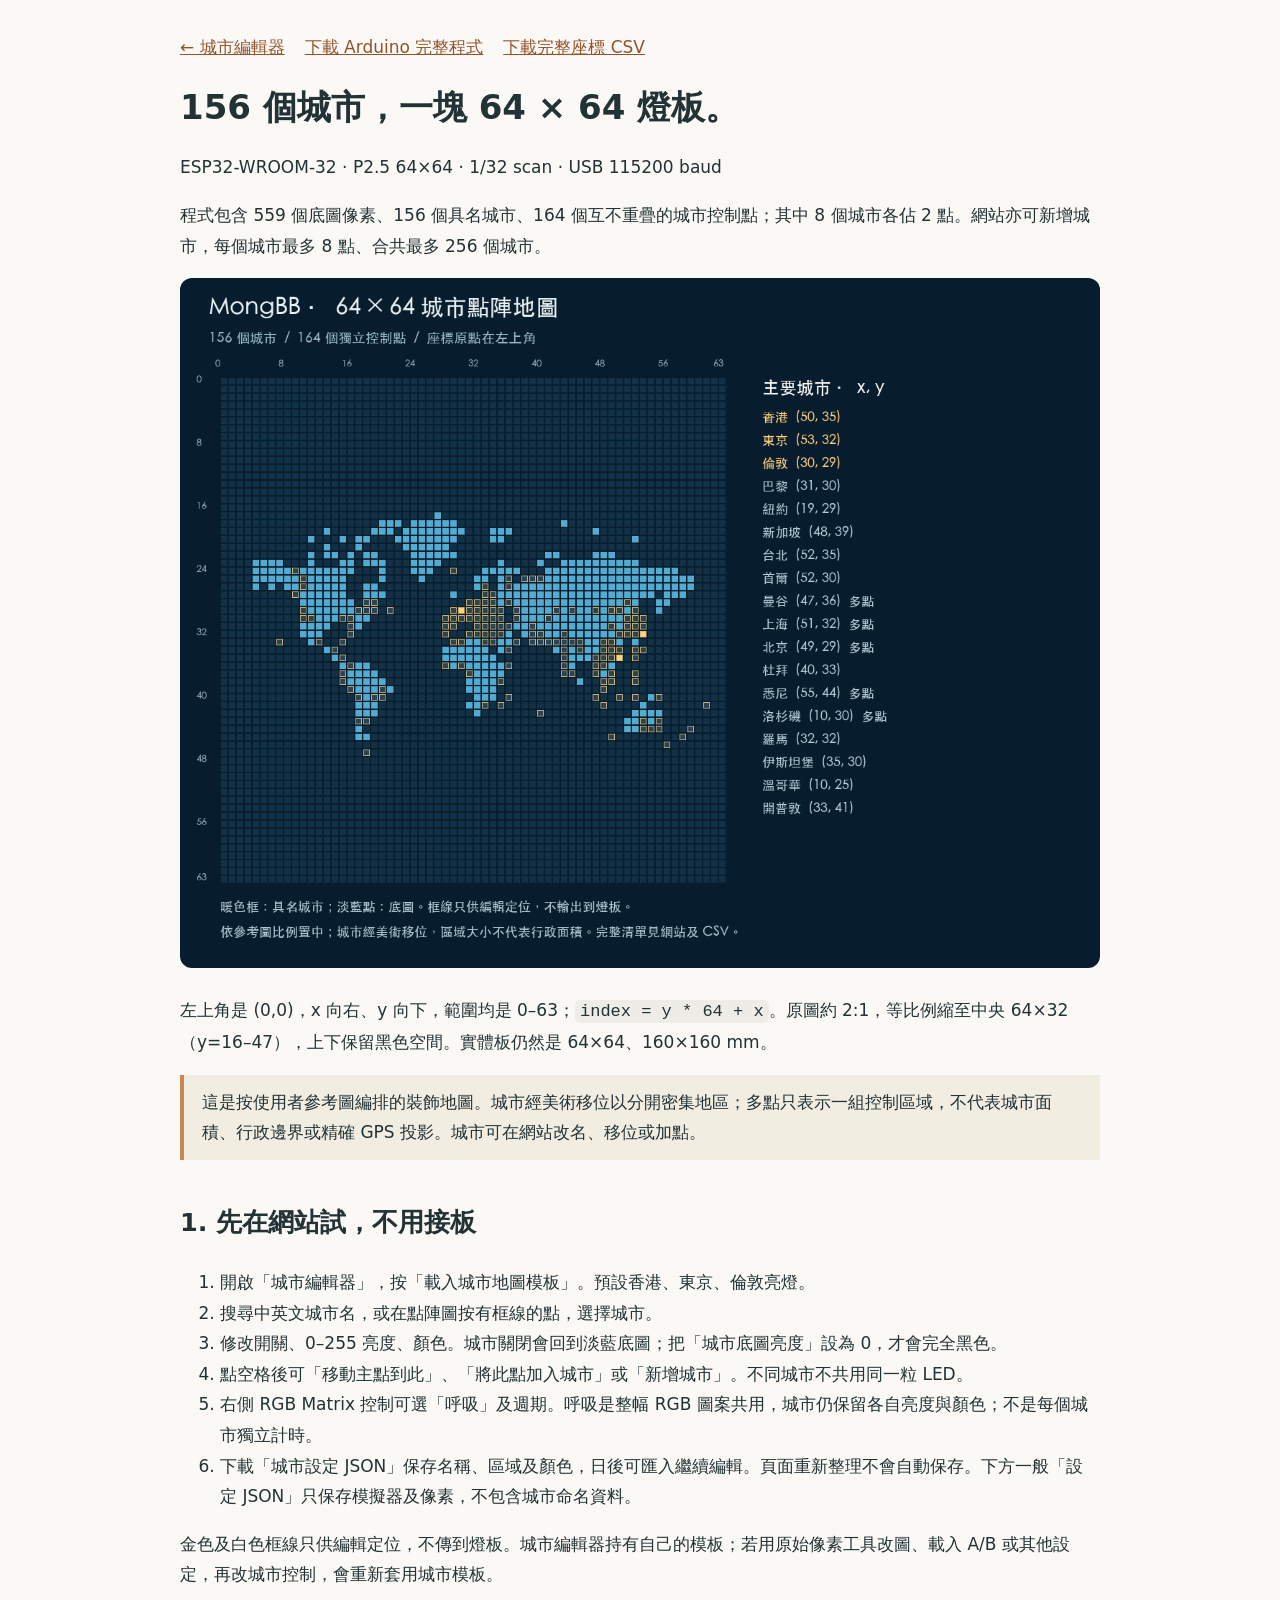
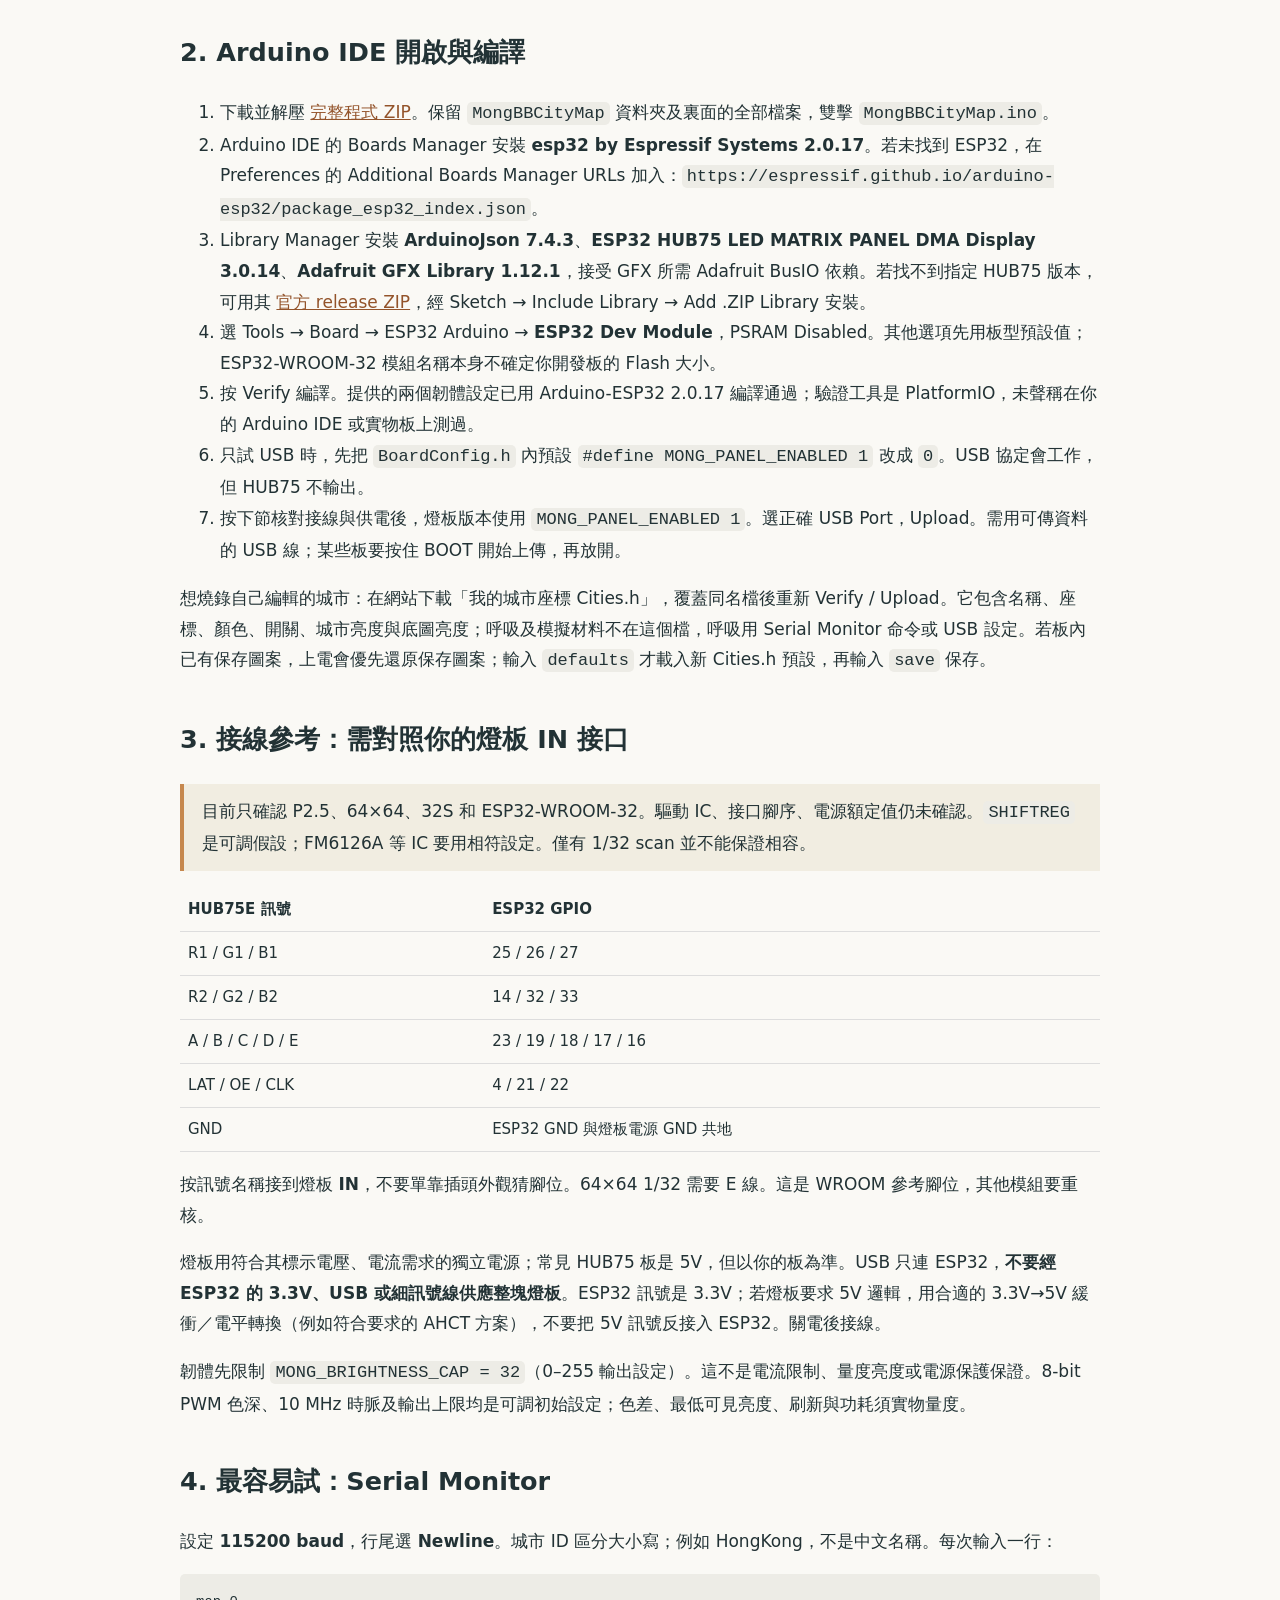
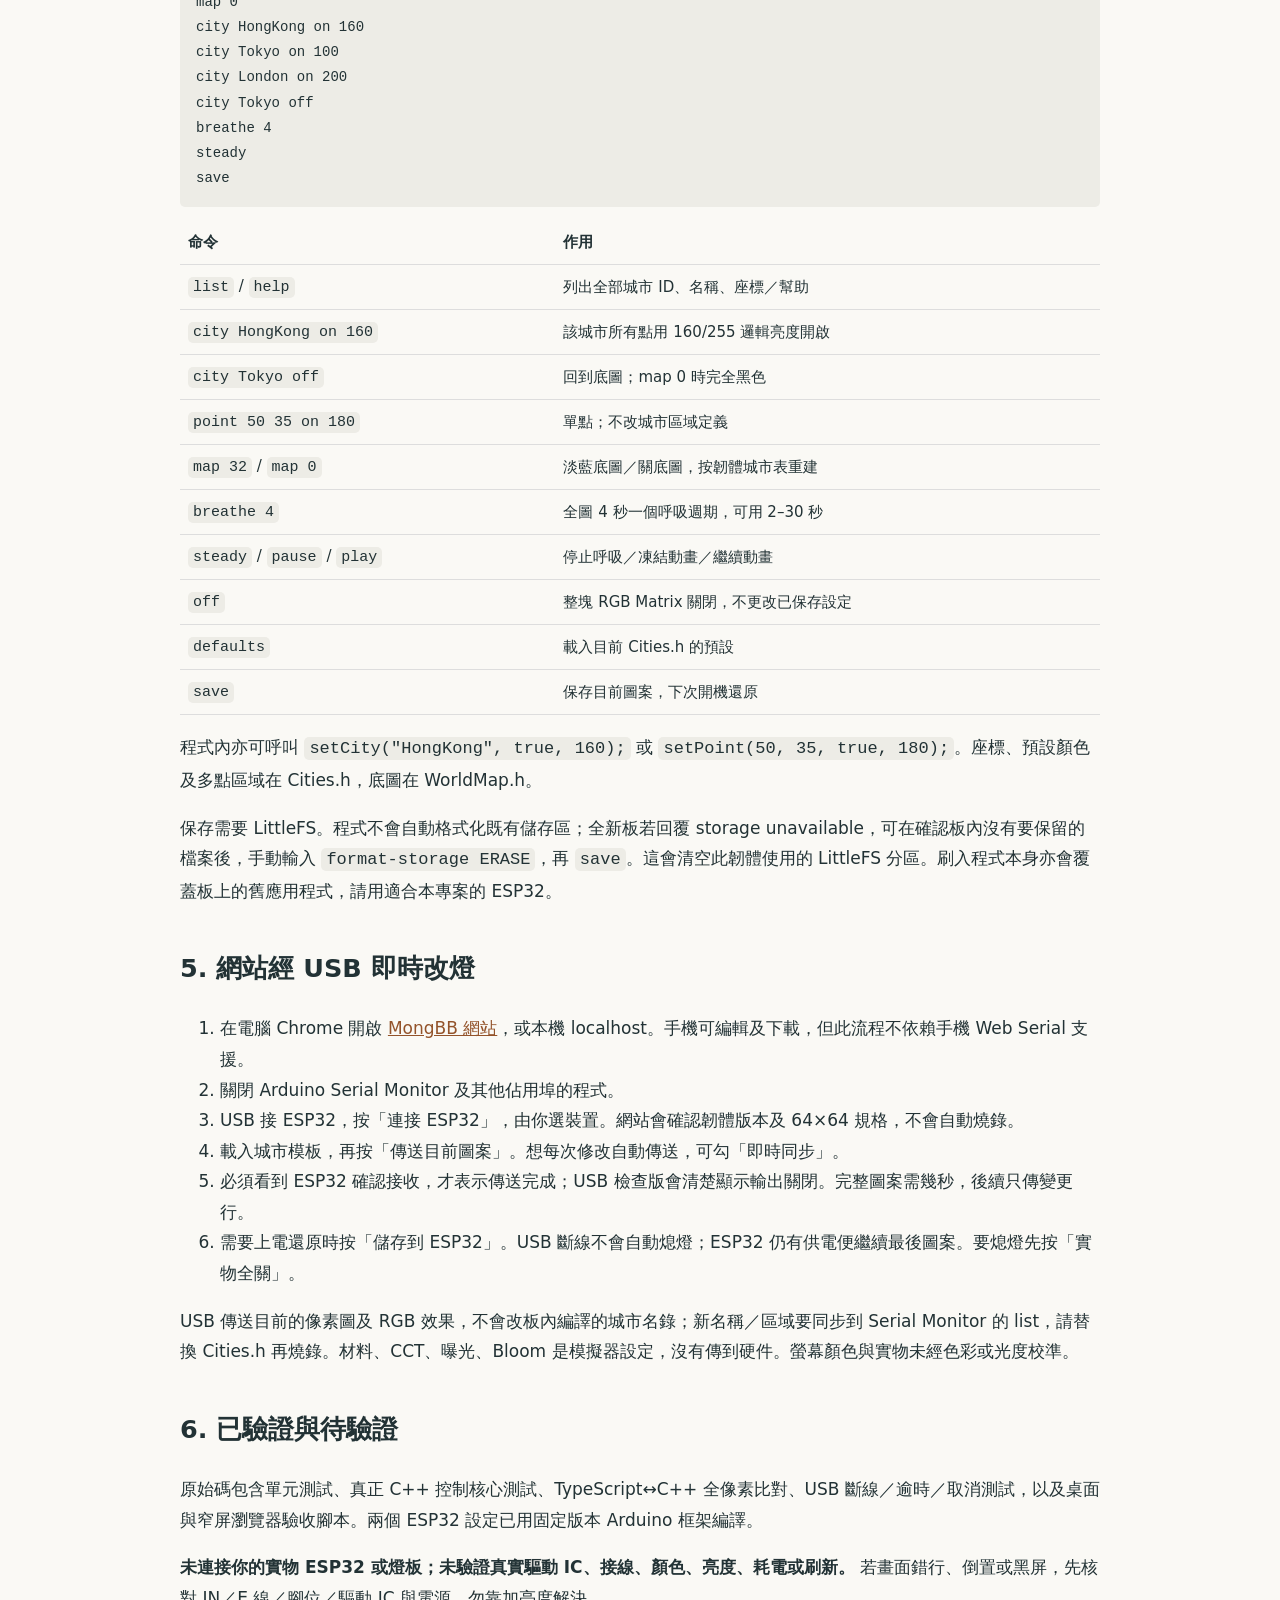
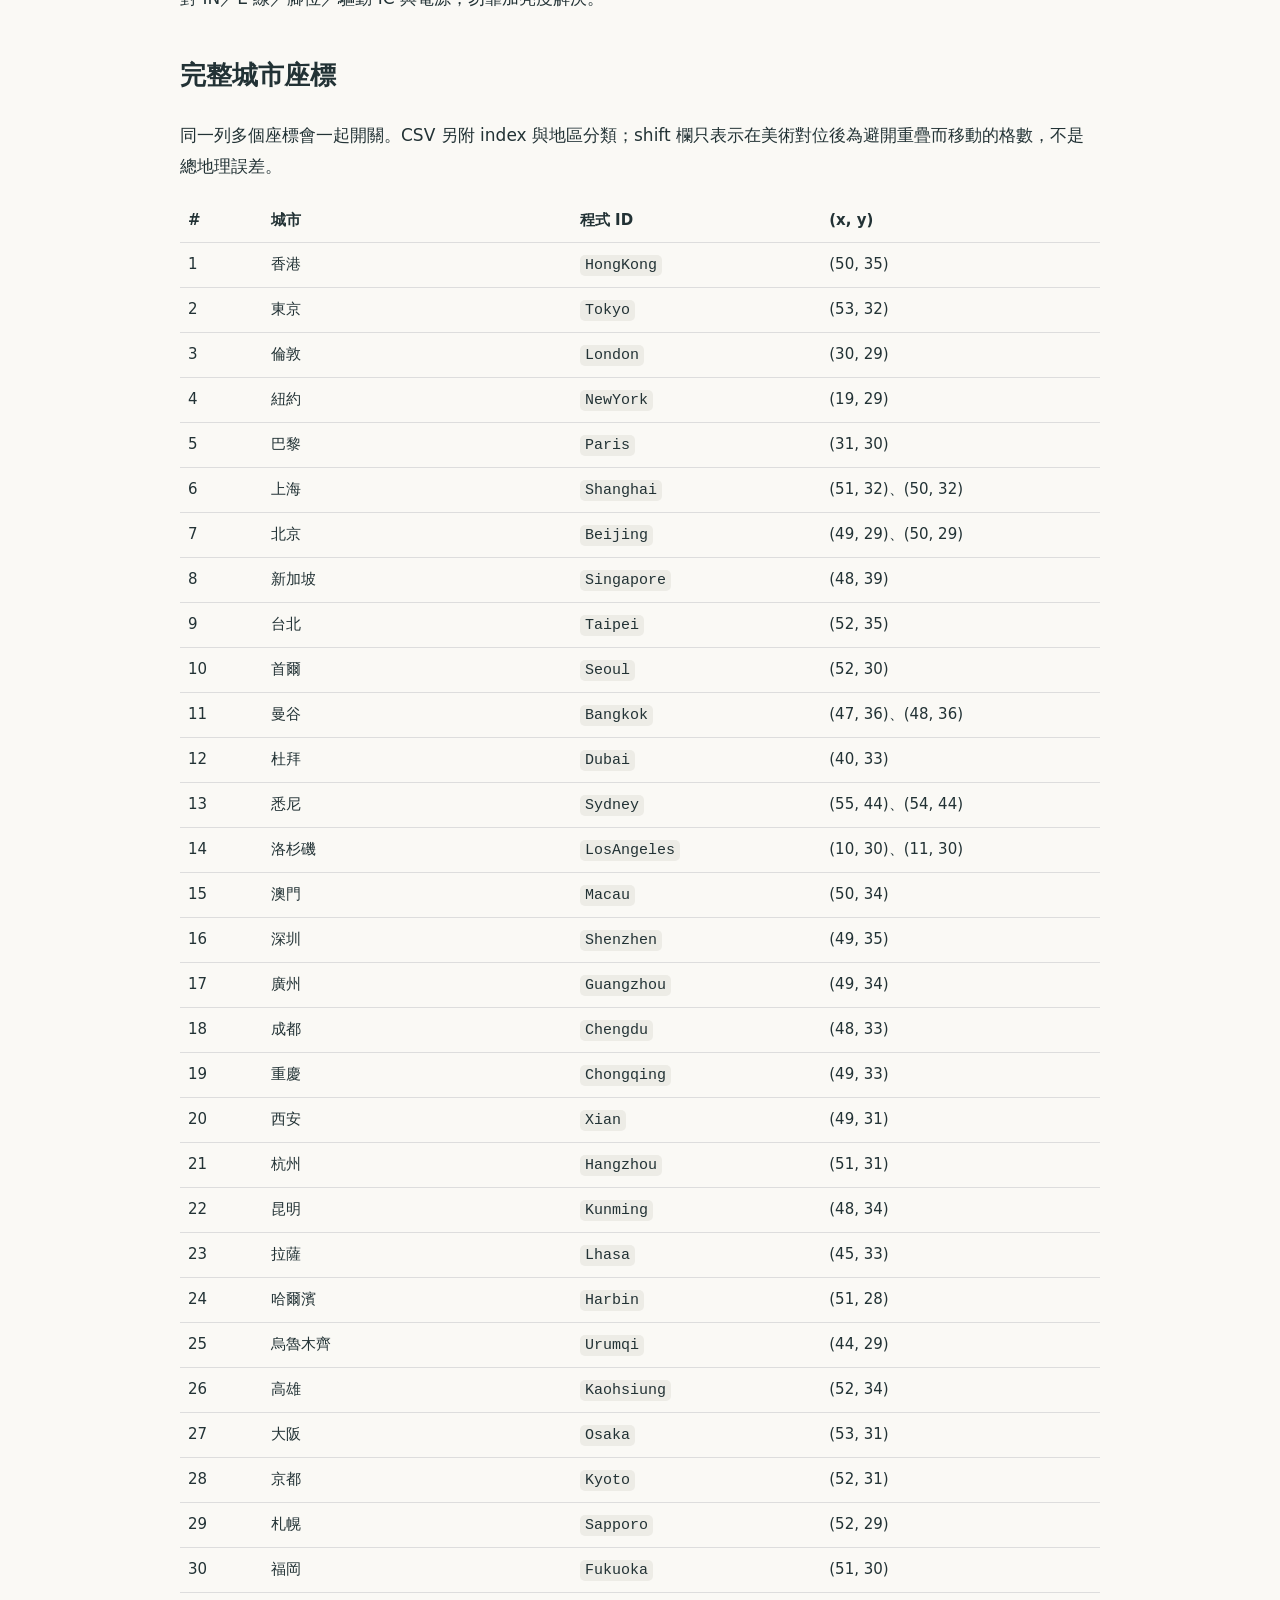
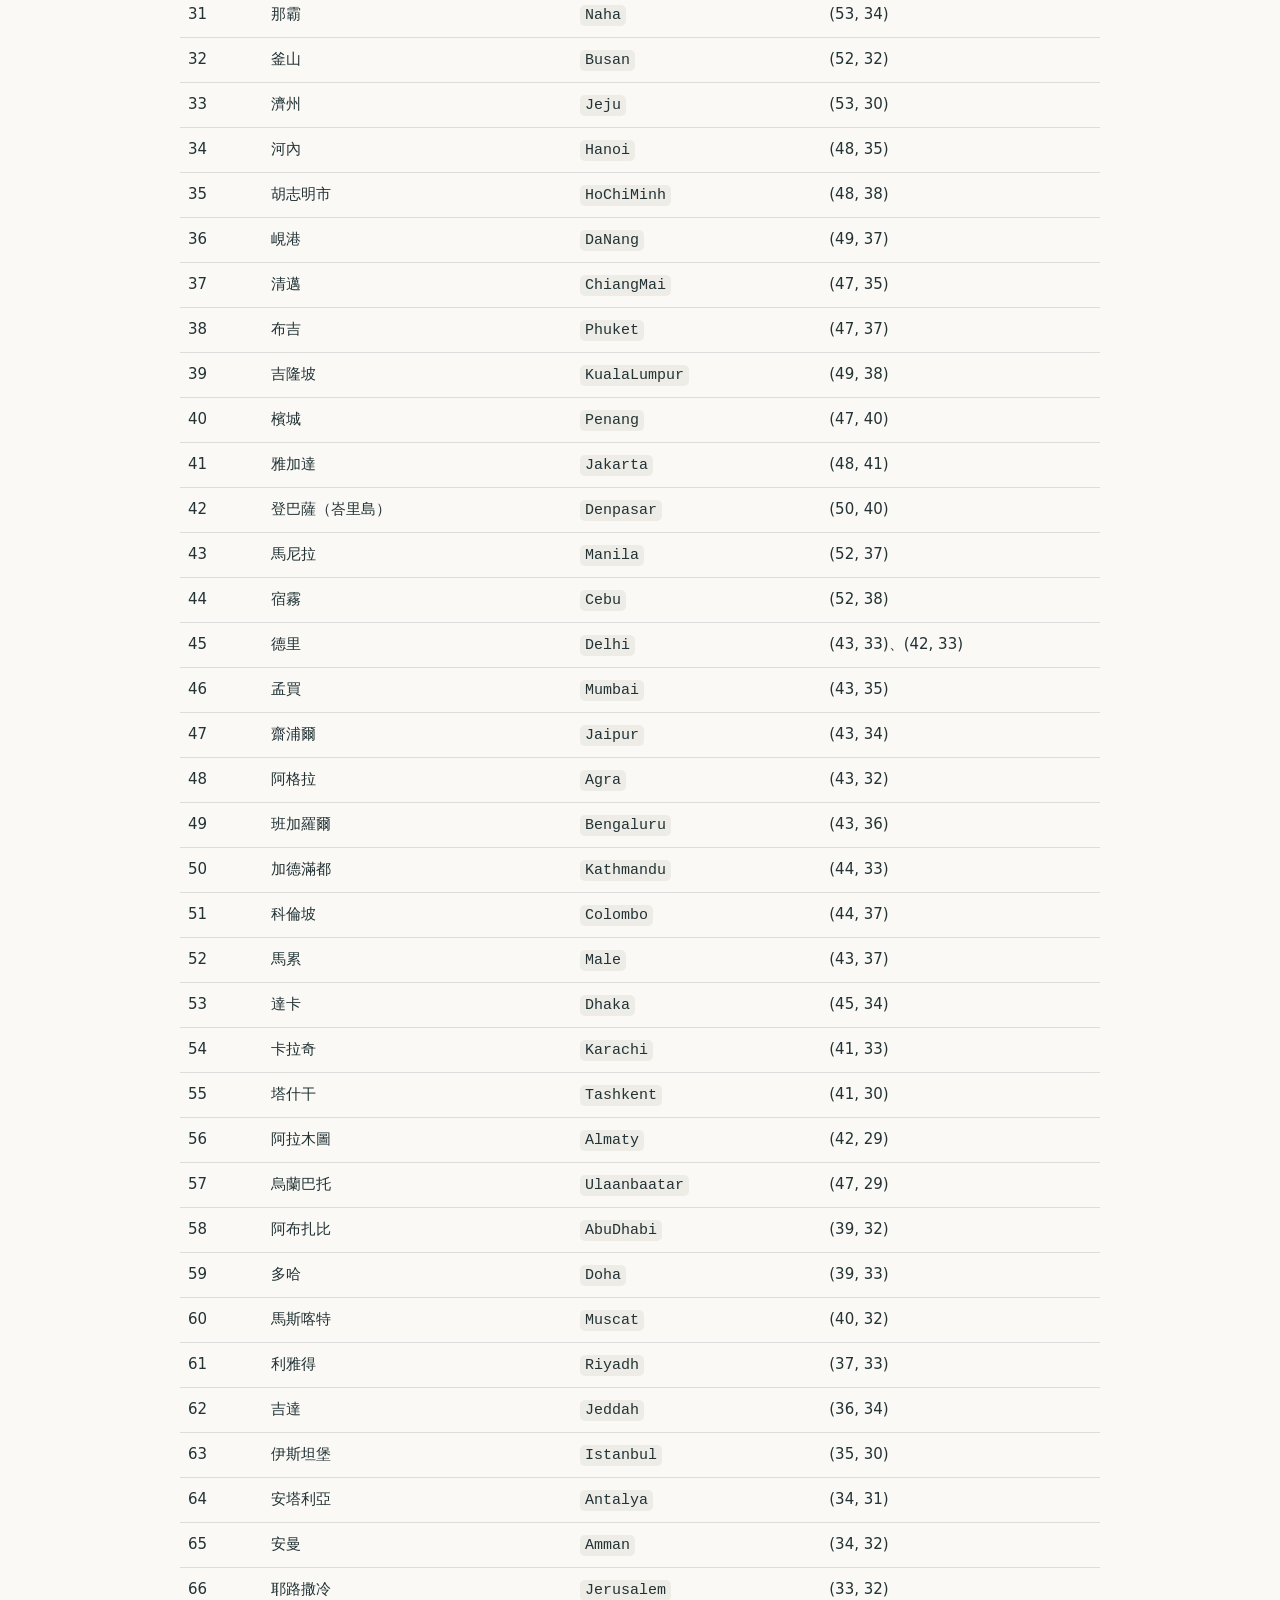
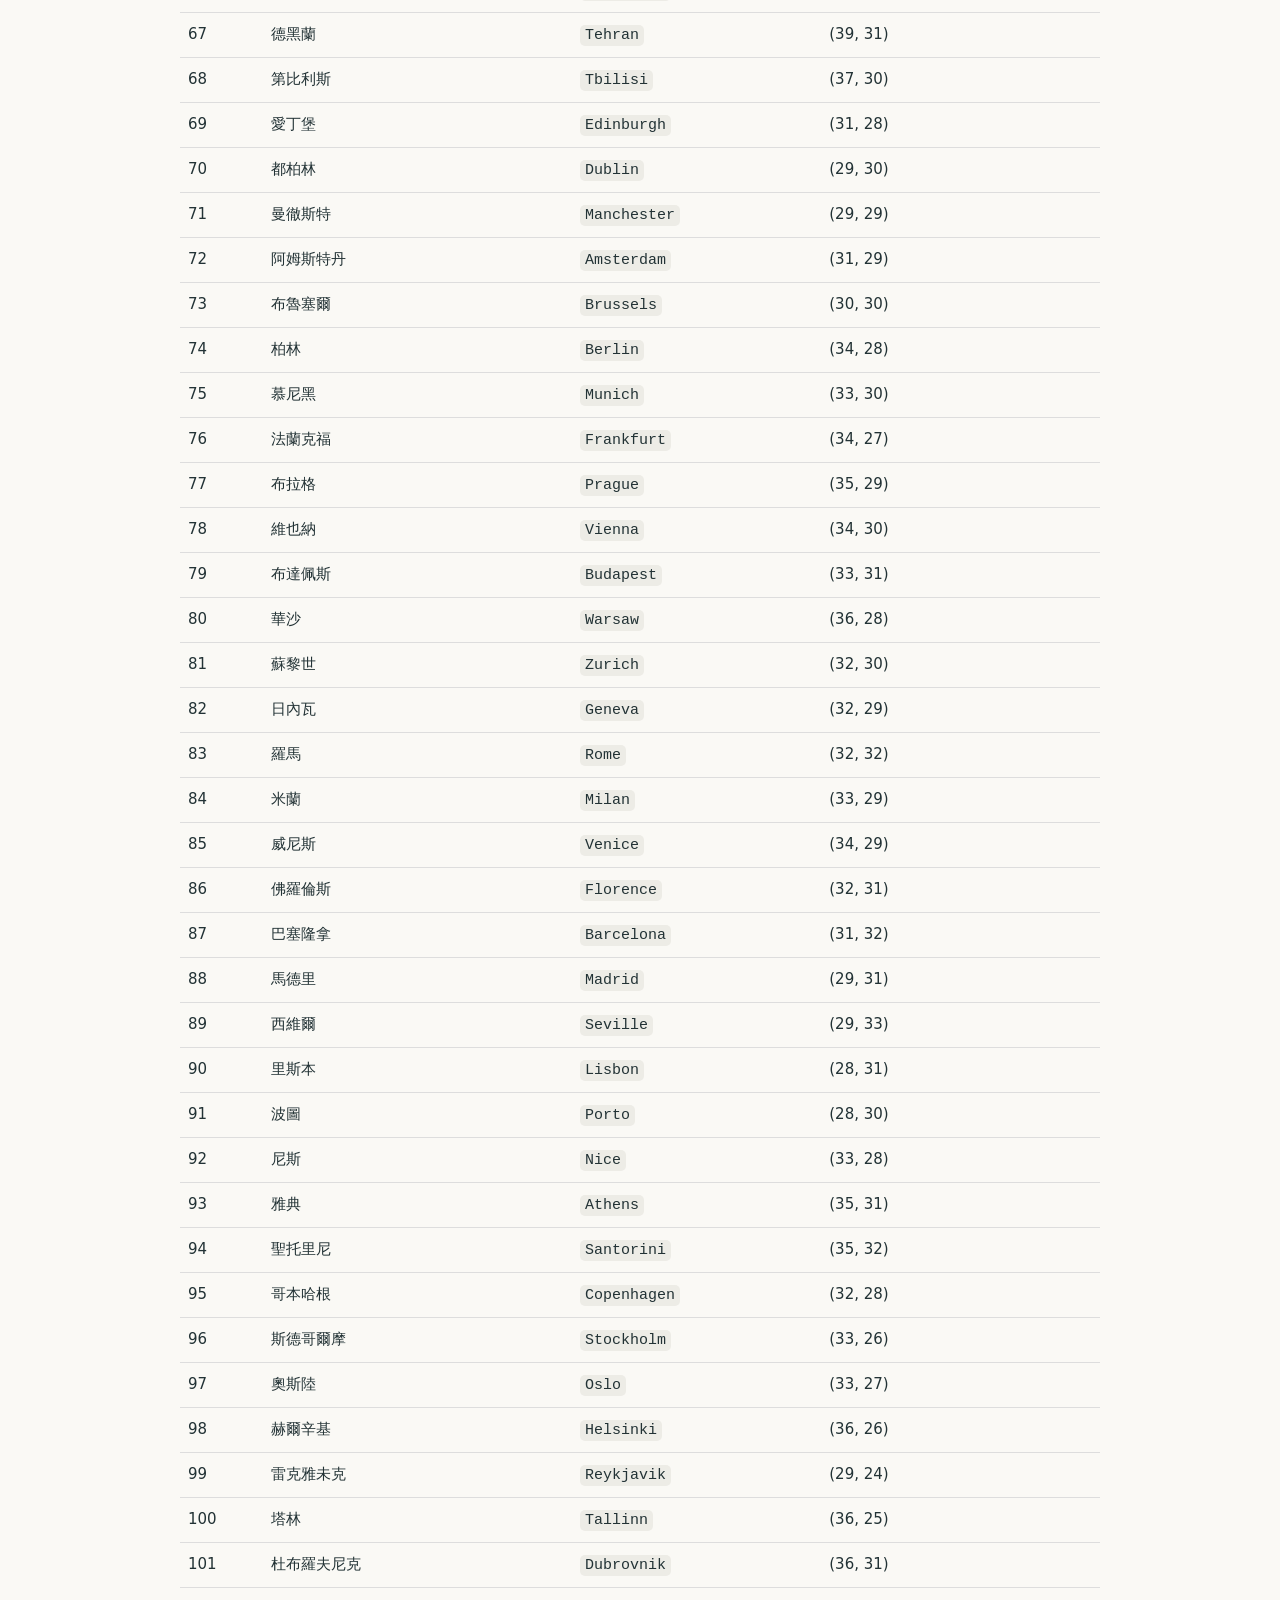
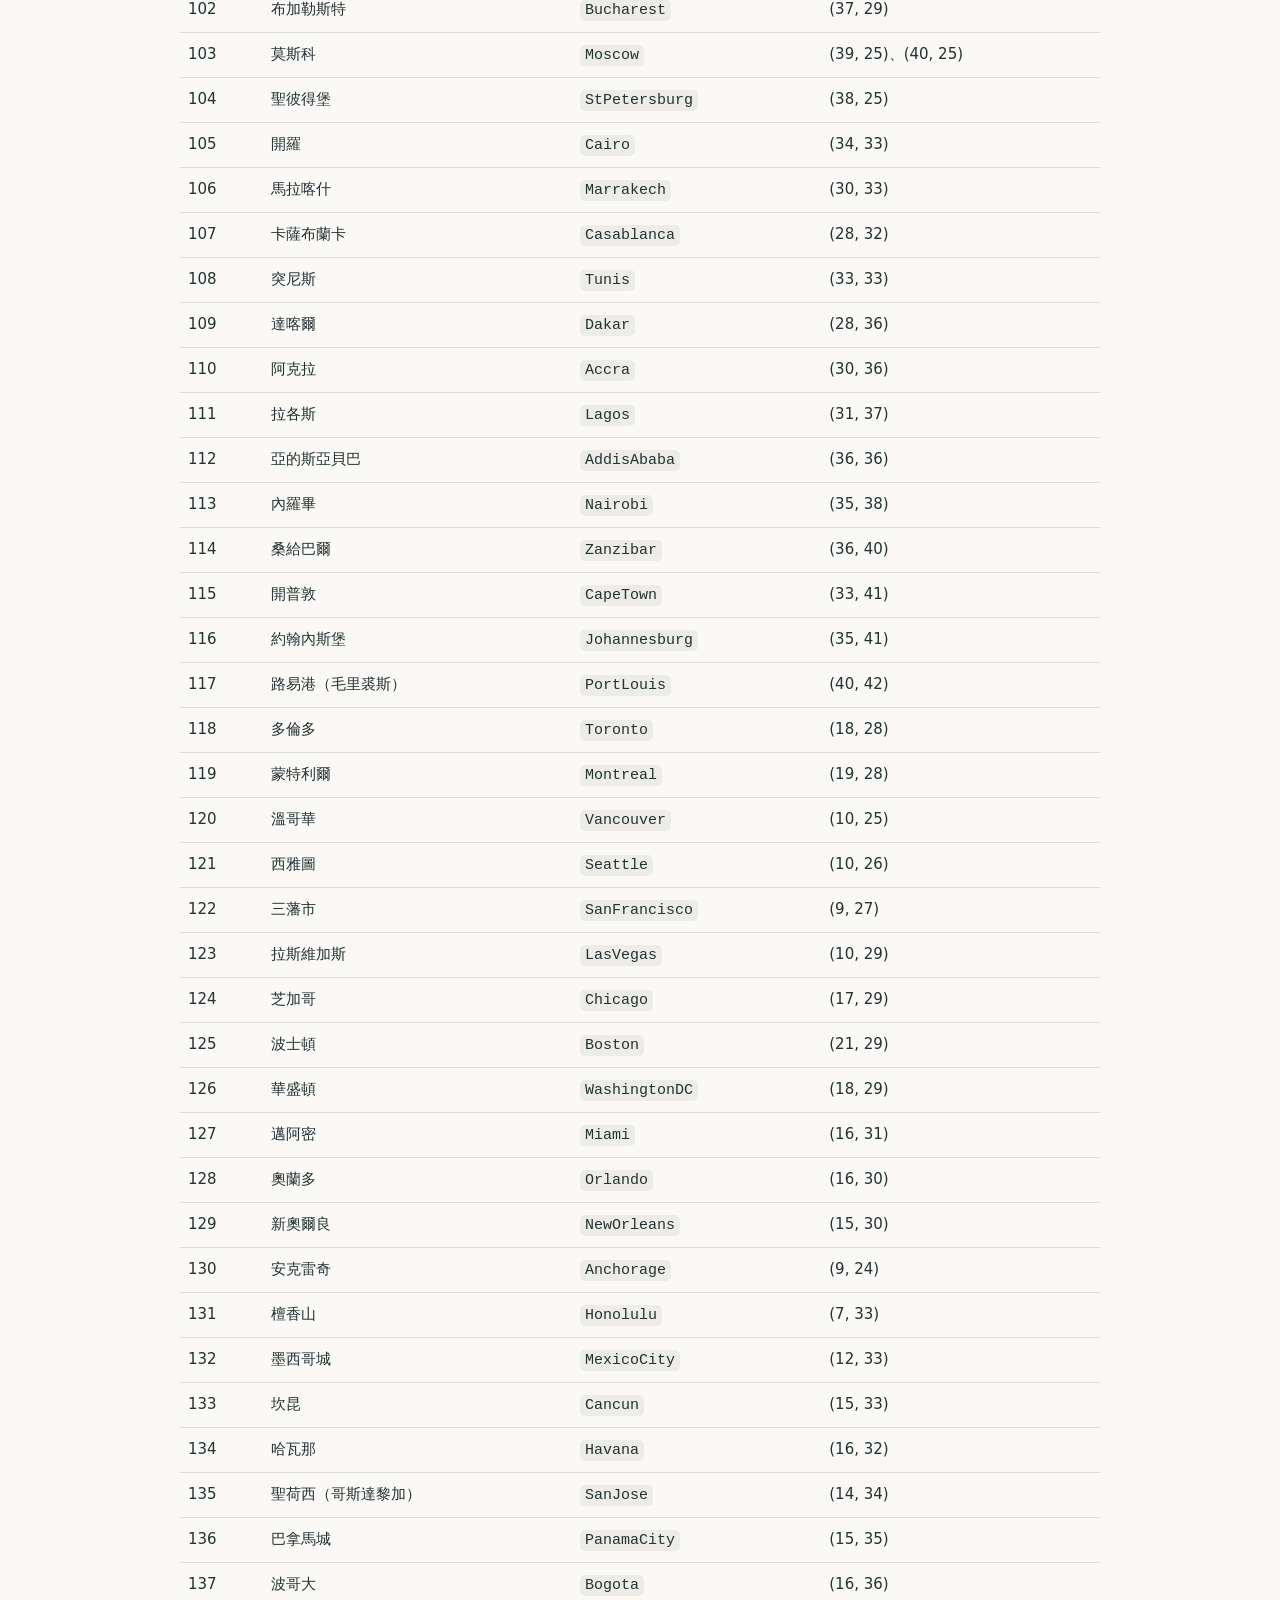
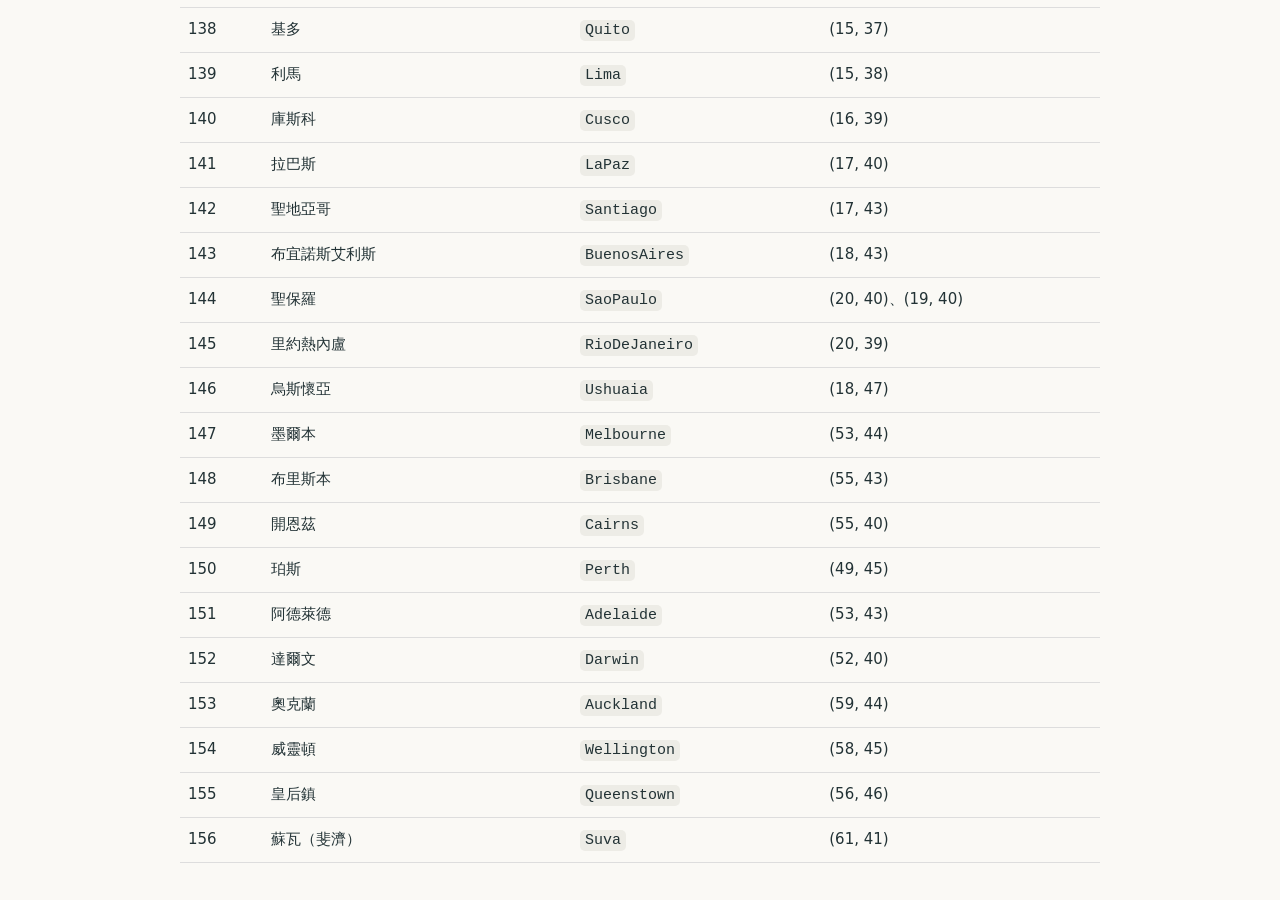
<file: downloads/arduino-guide.html>
<!doctype html><html lang="zh-Hant"><meta charset="utf-8"><meta name="viewport" content="width=device-width,initial-scale=1"><title>MongBB 城市燈圖 · Arduino / USB 啟動說明</title>
<style>body{max-width:920px;margin:auto;padding:32px 20px;font:17px/1.8 system-ui,sans-serif;background:#faf9f5;color:#223235}h1{font-size:34px;line-height:1.3}h2{margin-top:40px}a{color:#93532a}pre,code{background:#edece6;border-radius:5px;overflow:auto}pre{padding:16px;font-size:14px}code{padding:2px 5px}table{border-collapse:collapse;width:100%;font-size:15px}td,th{padding:8px;text-align:left;border-bottom:1px solid #ddd}img{width:100%;border-radius:12px}.note{border-left:4px solid #c6884e;padding:12px 18px;background:#f1ede1}.scroll{overflow:auto}nav{display:flex;gap:20px;flex-wrap:wrap}.small{font-size:14px;color:#566}</style>
<nav><a href="https://hinhjnn.github.io/mongbb-lightbox/#city-map">← 城市編輯器</a><a href="https://hinhjnn.github.io/mongbb-lightbox/downloads/MongBB-CityMap-Arduino.zip" download>下載 Arduino 完整程式</a><a href="city-coordinates.csv" download>下載完整座標 CSV</a></nav>
<h1>156 個城市，一塊 64 × 64 燈板。</h1><p>ESP32-WROOM-32 · P2.5 64×64 · 1/32 scan · USB 115200 baud</p>
<p>程式包含 559 個底圖像素、156 個具名城市、164 個互不重疊的城市控制點；其中 8 個城市各佔 2 點。網站亦可新增城市，每個城市最多 8 點、合共最多 256 個城市。</p>
<img src="city-map-preview.png" alt="64×64 城市地圖與主要城市座標預覽">
<p>左上角是 (0,0)，x 向右、y 向下，範圍均是 0–63；<code>index = y * 64 + x</code>。原圖約 2:1，等比例縮至中央 64×32（y=16–47），上下保留黑色空間。實體板仍然是 64×64、160×160 mm。</p>
<p class="note">這是按使用者參考圖編排的裝飾地圖。城市經美術移位以分開密集地區；多點只表示一組控制區域，不代表城市面積、行政邊界或精確 GPS 投影。城市可在網站改名、移位或加點。</p>
<h2>1. 先在網站試，不用接板</h2>
<ol><li>開啟「城市編輯器」，按「載入城市地圖模板」。預設香港、東京、倫敦亮燈。</li><li>搜尋中英文城市名，或在點陣圖按有框線的點，選擇城市。</li><li>修改開關、0–255 亮度、顏色。城市關閉會回到淡藍底圖；把「城市底圖亮度」設為 0，才會完全黑色。</li><li>點空格後可「移動主點到此」、「將此點加入城市」或「新增城市」。不同城市不共用同一粒 LED。</li><li>右側 RGB Matrix 控制可選「呼吸」及週期。呼吸是整幅 RGB 圖案共用，城市仍保留各自亮度與顏色；不是每個城市獨立計時。</li><li>下載「城市設定 JSON」保存名稱、區域及顏色，日後可匯入繼續編輯。頁面重新整理不會自動保存。下方一般「設定 JSON」只保存模擬器及像素，不包含城市命名資料。</li></ol>
<p>金色及白色框線只供編輯定位，不傳到燈板。城市編輯器持有自己的模板；若用原始像素工具改圖、載入 A/B 或其他設定，再改城市控制，會重新套用城市模板。</p>
<h2>2. Arduino IDE 開啟與編譯</h2>
<ol><li>下載並解壓 <a href="https://hinhjnn.github.io/mongbb-lightbox/downloads/MongBB-CityMap-Arduino.zip">完整程式 ZIP</a>。保留 <code>MongBBCityMap</code> 資料夾及裏面的全部檔案，雙擊 <code>MongBBCityMap.ino</code>。</li>
<li>Arduino IDE 的 Boards Manager 安裝 <b>esp32 by Espressif Systems 2.0.17</b>。若未找到 ESP32，在 Preferences 的 Additional Boards Manager URLs 加入：<code>https://espressif.github.io/arduino-esp32/package_esp32_index.json</code>。</li>
<li>Library Manager 安裝 <b>ArduinoJson 7.4.3</b>、<b>ESP32 HUB75 LED MATRIX PANEL DMA Display 3.0.14</b>、<b>Adafruit GFX Library 1.12.1</b>，接受 GFX 所需 Adafruit BusIO 依賴。若找不到指定 HUB75 版本，可用其 <a href="https://github.com/mrcodetastic/ESP32-HUB75-MatrixPanel-DMA/releases/tag/3.0.14">官方 release ZIP</a>，經 Sketch → Include Library → Add .ZIP Library 安裝。</li>
<li>選 Tools → Board → ESP32 Arduino → <b>ESP32 Dev Module</b>，PSRAM Disabled。其他選項先用板型預設值；ESP32-WROOM-32 模組名稱本身不確定你開發板的 Flash 大小。</li>
<li>按 Verify 編譯。提供的兩個韌體設定已用 Arduino-ESP32 2.0.17 編譯通過；驗證工具是 PlatformIO，未聲稱在你的 Arduino IDE 或實物板上測過。</li>
<li>只試 USB 時，先把 <code>BoardConfig.h</code> 內預設 <code>#define MONG_PANEL_ENABLED 1</code> 改成 <code>0</code>。USB 協定會工作，但 HUB75 不輸出。</li>
<li>按下節核對接線與供電後，燈板版本使用 <code>MONG_PANEL_ENABLED 1</code>。選正確 USB Port，Upload。需用可傳資料的 USB 線；某些板要按住 BOOT 開始上傳，再放開。</li></ol>
<p>想燒錄自己編輯的城市：在網站下載「我的城市座標 Cities.h」，覆蓋同名檔後重新 Verify / Upload。它包含名稱、座標、顏色、開關、城市亮度與底圖亮度；呼吸及模擬材料不在這個檔，呼吸用 Serial Monitor 命令或 USB 設定。若板內已有保存圖案，上電會優先還原保存圖案；輸入 <code>defaults</code> 才載入新 Cities.h 預設，再輸入 <code>save</code> 保存。</p>
<h2>3. 接線參考：需對照你的燈板 IN 接口</h2>
<p class="note">目前只確認 P2.5、64×64、32S 和 ESP32-WROOM-32。驅動 IC、接口腳序、電源額定值仍未確認。<code>SHIFTREG</code> 是可調假設；FM6126A 等 IC 要用相符設定。僅有 1/32 scan 並不能保證相容。</p>
<div class="scroll"><table><tr><th>HUB75E 訊號</th><th>ESP32 GPIO</th></tr>
<tr><td>R1 / G1 / B1</td><td>25 / 26 / 27</td></tr><tr><td>R2 / G2 / B2</td><td>14 / 32 / 33</td></tr><tr><td>A / B / C / D / E</td><td>23 / 19 / 18 / 17 / 16</td></tr><tr><td>LAT / OE / CLK</td><td>4 / 21 / 22</td></tr><tr><td>GND</td><td>ESP32 GND 與燈板電源 GND 共地</td></tr></table></div>
<p>按訊號名稱接到燈板 <b>IN</b>，不要單靠插頭外觀猜腳位。64×64 1/32 需要 E 線。這是 WROOM 參考腳位，其他模組要重核。</p>
<p>燈板用符合其標示電壓、電流需求的獨立電源；常見 HUB75 板是 5V，但以你的板為準。USB 只連 ESP32，<b>不要經 ESP32 的 3.3V、USB 或細訊號線供應整塊燈板</b>。ESP32 訊號是 3.3V；若燈板要求 5V 邏輯，用合適的 3.3V→5V 緩衝／電平轉換（例如符合要求的 AHCT 方案），不要把 5V 訊號反接入 ESP32。關電後接線。</p>
<p>韌體先限制 <code>MONG_BRIGHTNESS_CAP = 32</code>（0–255 輸出設定）。這不是電流限制、量度亮度或電源保護保證。8-bit PWM 色深、10 MHz 時脈及輸出上限均是可調初始設定；色差、最低可見亮度、刷新與功耗須實物量度。</p>
<h2>4. 最容易試：Serial Monitor</h2>
<p>設定 <b>115200 baud</b>，行尾選 <b>Newline</b>。城市 ID 區分大小寫；例如 HongKong，不是中文名稱。每次輸入一行：</p>
<pre>map 0
city HongKong on 160
city Tokyo on 100
city London on 200
city Tokyo off
breathe 4
steady
save</pre>
<div class="scroll"><table><tr><th>命令</th><th>作用</th></tr><tr><td><code>list</code> / <code>help</code></td><td>列出全部城市 ID、名稱、座標／幫助</td></tr><tr><td><code>city HongKong on 160</code></td><td>該城市所有點用 160/255 邏輯亮度開啟</td></tr><tr><td><code>city Tokyo off</code></td><td>回到底圖；map 0 時完全黑色</td></tr><tr><td><code>point 50 35 on 180</code></td><td>單點；不改城市區域定義</td></tr><tr><td><code>map 32</code> / <code>map 0</code></td><td>淡藍底圖／關底圖，按韌體城市表重建</td></tr><tr><td><code>breathe 4</code></td><td>全圖 4 秒一個呼吸週期，可用 2–30 秒</td></tr><tr><td><code>steady</code> / <code>pause</code> / <code>play</code></td><td>停止呼吸／凍結動畫／繼續動畫</td></tr><tr><td><code>off</code></td><td>整塊 RGB Matrix 關閉，不更改已保存設定</td></tr><tr><td><code>defaults</code></td><td>載入目前 Cities.h 的預設</td></tr><tr><td><code>save</code></td><td>保存目前圖案，下次開機還原</td></tr></table></div>
<p>程式內亦可呼叫 <code>setCity("HongKong", true, 160);</code> 或 <code>setPoint(50, 35, true, 180);</code>。座標、預設顏色及多點區域在 Cities.h，底圖在 WorldMap.h。</p>
<p>保存需要 LittleFS。程式不會自動格式化既有儲存區；全新板若回覆 storage unavailable，可在確認板內沒有要保留的檔案後，手動輸入 <code>format-storage ERASE</code>，再 <code>save</code>。這會清空此韌體使用的 LittleFS 分區。刷入程式本身亦會覆蓋板上的舊應用程式，請用適合本專案的 ESP32。</p>
<h2>5. 網站經 USB 即時改燈</h2>
<ol><li>在電腦 Chrome 開啟 <a href="https://hinhjnn.github.io/mongbb-lightbox/">MongBB 網站</a>，或本機 localhost。手機可編輯及下載，但此流程不依賴手機 Web Serial 支援。</li><li>關閉 Arduino Serial Monitor 及其他佔用埠的程式。</li><li>USB 接 ESP32，按「連接 ESP32」，由你選裝置。網站會確認韌體版本及 64×64 規格，不會自動燒錄。</li><li>載入城市模板，再按「傳送目前圖案」。想每次修改自動傳送，可勾「即時同步」。</li><li>必須看到 ESP32 確認接收，才表示傳送完成；USB 檢查版會清楚顯示輸出關閉。完整圖案需幾秒，後續只傳變更行。</li><li>需要上電還原時按「儲存到 ESP32」。USB 斷線不會自動熄燈；ESP32 仍有供電便繼續最後圖案。要熄燈先按「實物全關」。</li></ol>
<p>USB 傳送目前的像素圖及 RGB 效果，不會改板內編譯的城市名錄；新名稱／區域要同步到 Serial Monitor 的 list，請替換 Cities.h 再燒錄。材料、CCT、曝光、Bloom 是模擬器設定，沒有傳到硬件。螢幕顏色與實物未經色彩或光度校準。</p>
<h2>6. 已驗證與待驗證</h2><p>原始碼包含單元測試、真正 C++ 控制核心測試、TypeScript↔C++ 全像素比對、USB 斷線／逾時／取消測試，以及桌面與窄屏瀏覽器驗收腳本。兩個 ESP32 設定已用固定版本 Arduino 框架編譯。</p><p><b>未連接你的實物 ESP32 或燈板；未驗證真實驅動 IC、接線、顏色、亮度、耗電或刷新。</b> 若畫面錯行、倒置或黑屏，先核對 IN／E 線／腳位／驅動 IC 與電源，勿靠加亮度解決。</p>
<h2>完整城市座標</h2><p>同一列多個座標會一起開關。CSV 另附 index 與地區分類；shift 欄只表示在美術對位後為避開重疊而移動的格數，不是總地理誤差。</p><div class="scroll"><table><tr><th>#</th><th>城市</th><th>程式 ID</th><th>(x, y)</th></tr><tr><td>1</td><td>香港</td><td><code>HongKong</code></td><td>(50, 35)</td></tr><tr><td>2</td><td>東京</td><td><code>Tokyo</code></td><td>(53, 32)</td></tr><tr><td>3</td><td>倫敦</td><td><code>London</code></td><td>(30, 29)</td></tr><tr><td>4</td><td>紐約</td><td><code>NewYork</code></td><td>(19, 29)</td></tr><tr><td>5</td><td>巴黎</td><td><code>Paris</code></td><td>(31, 30)</td></tr><tr><td>6</td><td>上海</td><td><code>Shanghai</code></td><td>(51, 32)、(50, 32)</td></tr><tr><td>7</td><td>北京</td><td><code>Beijing</code></td><td>(49, 29)、(50, 29)</td></tr><tr><td>8</td><td>新加坡</td><td><code>Singapore</code></td><td>(48, 39)</td></tr><tr><td>9</td><td>台北</td><td><code>Taipei</code></td><td>(52, 35)</td></tr><tr><td>10</td><td>首爾</td><td><code>Seoul</code></td><td>(52, 30)</td></tr><tr><td>11</td><td>曼谷</td><td><code>Bangkok</code></td><td>(47, 36)、(48, 36)</td></tr><tr><td>12</td><td>杜拜</td><td><code>Dubai</code></td><td>(40, 33)</td></tr><tr><td>13</td><td>悉尼</td><td><code>Sydney</code></td><td>(55, 44)、(54, 44)</td></tr><tr><td>14</td><td>洛杉磯</td><td><code>LosAngeles</code></td><td>(10, 30)、(11, 30)</td></tr><tr><td>15</td><td>澳門</td><td><code>Macau</code></td><td>(50, 34)</td></tr><tr><td>16</td><td>深圳</td><td><code>Shenzhen</code></td><td>(49, 35)</td></tr><tr><td>17</td><td>廣州</td><td><code>Guangzhou</code></td><td>(49, 34)</td></tr><tr><td>18</td><td>成都</td><td><code>Chengdu</code></td><td>(48, 33)</td></tr><tr><td>19</td><td>重慶</td><td><code>Chongqing</code></td><td>(49, 33)</td></tr><tr><td>20</td><td>西安</td><td><code>Xian</code></td><td>(49, 31)</td></tr><tr><td>21</td><td>杭州</td><td><code>Hangzhou</code></td><td>(51, 31)</td></tr><tr><td>22</td><td>昆明</td><td><code>Kunming</code></td><td>(48, 34)</td></tr><tr><td>23</td><td>拉薩</td><td><code>Lhasa</code></td><td>(45, 33)</td></tr><tr><td>24</td><td>哈爾濱</td><td><code>Harbin</code></td><td>(51, 28)</td></tr><tr><td>25</td><td>烏魯木齊</td><td><code>Urumqi</code></td><td>(44, 29)</td></tr><tr><td>26</td><td>高雄</td><td><code>Kaohsiung</code></td><td>(52, 34)</td></tr><tr><td>27</td><td>大阪</td><td><code>Osaka</code></td><td>(53, 31)</td></tr><tr><td>28</td><td>京都</td><td><code>Kyoto</code></td><td>(52, 31)</td></tr><tr><td>29</td><td>札幌</td><td><code>Sapporo</code></td><td>(52, 29)</td></tr><tr><td>30</td><td>福岡</td><td><code>Fukuoka</code></td><td>(51, 30)</td></tr><tr><td>31</td><td>那霸</td><td><code>Naha</code></td><td>(53, 34)</td></tr><tr><td>32</td><td>釜山</td><td><code>Busan</code></td><td>(52, 32)</td></tr><tr><td>33</td><td>濟州</td><td><code>Jeju</code></td><td>(53, 30)</td></tr><tr><td>34</td><td>河內</td><td><code>Hanoi</code></td><td>(48, 35)</td></tr><tr><td>35</td><td>胡志明市</td><td><code>HoChiMinh</code></td><td>(48, 38)</td></tr><tr><td>36</td><td>峴港</td><td><code>DaNang</code></td><td>(49, 37)</td></tr><tr><td>37</td><td>清邁</td><td><code>ChiangMai</code></td><td>(47, 35)</td></tr><tr><td>38</td><td>布吉</td><td><code>Phuket</code></td><td>(47, 37)</td></tr><tr><td>39</td><td>吉隆坡</td><td><code>KualaLumpur</code></td><td>(49, 38)</td></tr><tr><td>40</td><td>檳城</td><td><code>Penang</code></td><td>(47, 40)</td></tr><tr><td>41</td><td>雅加達</td><td><code>Jakarta</code></td><td>(48, 41)</td></tr><tr><td>42</td><td>登巴薩（峇里島）</td><td><code>Denpasar</code></td><td>(50, 40)</td></tr><tr><td>43</td><td>馬尼拉</td><td><code>Manila</code></td><td>(52, 37)</td></tr><tr><td>44</td><td>宿霧</td><td><code>Cebu</code></td><td>(52, 38)</td></tr><tr><td>45</td><td>德里</td><td><code>Delhi</code></td><td>(43, 33)、(42, 33)</td></tr><tr><td>46</td><td>孟買</td><td><code>Mumbai</code></td><td>(43, 35)</td></tr><tr><td>47</td><td>齋浦爾</td><td><code>Jaipur</code></td><td>(43, 34)</td></tr><tr><td>48</td><td>阿格拉</td><td><code>Agra</code></td><td>(43, 32)</td></tr><tr><td>49</td><td>班加羅爾</td><td><code>Bengaluru</code></td><td>(43, 36)</td></tr><tr><td>50</td><td>加德滿都</td><td><code>Kathmandu</code></td><td>(44, 33)</td></tr><tr><td>51</td><td>科倫坡</td><td><code>Colombo</code></td><td>(44, 37)</td></tr><tr><td>52</td><td>馬累</td><td><code>Male</code></td><td>(43, 37)</td></tr><tr><td>53</td><td>達卡</td><td><code>Dhaka</code></td><td>(45, 34)</td></tr><tr><td>54</td><td>卡拉奇</td><td><code>Karachi</code></td><td>(41, 33)</td></tr><tr><td>55</td><td>塔什干</td><td><code>Tashkent</code></td><td>(41, 30)</td></tr><tr><td>56</td><td>阿拉木圖</td><td><code>Almaty</code></td><td>(42, 29)</td></tr><tr><td>57</td><td>烏蘭巴托</td><td><code>Ulaanbaatar</code></td><td>(47, 29)</td></tr><tr><td>58</td><td>阿布扎比</td><td><code>AbuDhabi</code></td><td>(39, 32)</td></tr><tr><td>59</td><td>多哈</td><td><code>Doha</code></td><td>(39, 33)</td></tr><tr><td>60</td><td>馬斯喀特</td><td><code>Muscat</code></td><td>(40, 32)</td></tr><tr><td>61</td><td>利雅得</td><td><code>Riyadh</code></td><td>(37, 33)</td></tr><tr><td>62</td><td>吉達</td><td><code>Jeddah</code></td><td>(36, 34)</td></tr><tr><td>63</td><td>伊斯坦堡</td><td><code>Istanbul</code></td><td>(35, 30)</td></tr><tr><td>64</td><td>安塔利亞</td><td><code>Antalya</code></td><td>(34, 31)</td></tr><tr><td>65</td><td>安曼</td><td><code>Amman</code></td><td>(34, 32)</td></tr><tr><td>66</td><td>耶路撒冷</td><td><code>Jerusalem</code></td><td>(33, 32)</td></tr><tr><td>67</td><td>德黑蘭</td><td><code>Tehran</code></td><td>(39, 31)</td></tr><tr><td>68</td><td>第比利斯</td><td><code>Tbilisi</code></td><td>(37, 30)</td></tr><tr><td>69</td><td>愛丁堡</td><td><code>Edinburgh</code></td><td>(31, 28)</td></tr><tr><td>70</td><td>都柏林</td><td><code>Dublin</code></td><td>(29, 30)</td></tr><tr><td>71</td><td>曼徹斯特</td><td><code>Manchester</code></td><td>(29, 29)</td></tr><tr><td>72</td><td>阿姆斯特丹</td><td><code>Amsterdam</code></td><td>(31, 29)</td></tr><tr><td>73</td><td>布魯塞爾</td><td><code>Brussels</code></td><td>(30, 30)</td></tr><tr><td>74</td><td>柏林</td><td><code>Berlin</code></td><td>(34, 28)</td></tr><tr><td>75</td><td>慕尼黑</td><td><code>Munich</code></td><td>(33, 30)</td></tr><tr><td>76</td><td>法蘭克福</td><td><code>Frankfurt</code></td><td>(34, 27)</td></tr><tr><td>77</td><td>布拉格</td><td><code>Prague</code></td><td>(35, 29)</td></tr><tr><td>78</td><td>維也納</td><td><code>Vienna</code></td><td>(34, 30)</td></tr><tr><td>79</td><td>布達佩斯</td><td><code>Budapest</code></td><td>(33, 31)</td></tr><tr><td>80</td><td>華沙</td><td><code>Warsaw</code></td><td>(36, 28)</td></tr><tr><td>81</td><td>蘇黎世</td><td><code>Zurich</code></td><td>(32, 30)</td></tr><tr><td>82</td><td>日內瓦</td><td><code>Geneva</code></td><td>(32, 29)</td></tr><tr><td>83</td><td>羅馬</td><td><code>Rome</code></td><td>(32, 32)</td></tr><tr><td>84</td><td>米蘭</td><td><code>Milan</code></td><td>(33, 29)</td></tr><tr><td>85</td><td>威尼斯</td><td><code>Venice</code></td><td>(34, 29)</td></tr><tr><td>86</td><td>佛羅倫斯</td><td><code>Florence</code></td><td>(32, 31)</td></tr><tr><td>87</td><td>巴塞隆拿</td><td><code>Barcelona</code></td><td>(31, 32)</td></tr><tr><td>88</td><td>馬德里</td><td><code>Madrid</code></td><td>(29, 31)</td></tr><tr><td>89</td><td>西維爾</td><td><code>Seville</code></td><td>(29, 33)</td></tr><tr><td>90</td><td>里斯本</td><td><code>Lisbon</code></td><td>(28, 31)</td></tr><tr><td>91</td><td>波圖</td><td><code>Porto</code></td><td>(28, 30)</td></tr><tr><td>92</td><td>尼斯</td><td><code>Nice</code></td><td>(33, 28)</td></tr><tr><td>93</td><td>雅典</td><td><code>Athens</code></td><td>(35, 31)</td></tr><tr><td>94</td><td>聖托里尼</td><td><code>Santorini</code></td><td>(35, 32)</td></tr><tr><td>95</td><td>哥本哈根</td><td><code>Copenhagen</code></td><td>(32, 28)</td></tr><tr><td>96</td><td>斯德哥爾摩</td><td><code>Stockholm</code></td><td>(33, 26)</td></tr><tr><td>97</td><td>奧斯陸</td><td><code>Oslo</code></td><td>(33, 27)</td></tr><tr><td>98</td><td>赫爾辛基</td><td><code>Helsinki</code></td><td>(36, 26)</td></tr><tr><td>99</td><td>雷克雅未克</td><td><code>Reykjavik</code></td><td>(29, 24)</td></tr><tr><td>100</td><td>塔林</td><td><code>Tallinn</code></td><td>(36, 25)</td></tr><tr><td>101</td><td>杜布羅夫尼克</td><td><code>Dubrovnik</code></td><td>(36, 31)</td></tr><tr><td>102</td><td>布加勒斯特</td><td><code>Bucharest</code></td><td>(37, 29)</td></tr><tr><td>103</td><td>莫斯科</td><td><code>Moscow</code></td><td>(39, 25)、(40, 25)</td></tr><tr><td>104</td><td>聖彼得堡</td><td><code>StPetersburg</code></td><td>(38, 25)</td></tr><tr><td>105</td><td>開羅</td><td><code>Cairo</code></td><td>(34, 33)</td></tr><tr><td>106</td><td>馬拉喀什</td><td><code>Marrakech</code></td><td>(30, 33)</td></tr><tr><td>107</td><td>卡薩布蘭卡</td><td><code>Casablanca</code></td><td>(28, 32)</td></tr><tr><td>108</td><td>突尼斯</td><td><code>Tunis</code></td><td>(33, 33)</td></tr><tr><td>109</td><td>達喀爾</td><td><code>Dakar</code></td><td>(28, 36)</td></tr><tr><td>110</td><td>阿克拉</td><td><code>Accra</code></td><td>(30, 36)</td></tr><tr><td>111</td><td>拉各斯</td><td><code>Lagos</code></td><td>(31, 37)</td></tr><tr><td>112</td><td>亞的斯亞貝巴</td><td><code>AddisAbaba</code></td><td>(36, 36)</td></tr><tr><td>113</td><td>內羅畢</td><td><code>Nairobi</code></td><td>(35, 38)</td></tr><tr><td>114</td><td>桑給巴爾</td><td><code>Zanzibar</code></td><td>(36, 40)</td></tr><tr><td>115</td><td>開普敦</td><td><code>CapeTown</code></td><td>(33, 41)</td></tr><tr><td>116</td><td>約翰內斯堡</td><td><code>Johannesburg</code></td><td>(35, 41)</td></tr><tr><td>117</td><td>路易港（毛里裘斯）</td><td><code>PortLouis</code></td><td>(40, 42)</td></tr><tr><td>118</td><td>多倫多</td><td><code>Toronto</code></td><td>(18, 28)</td></tr><tr><td>119</td><td>蒙特利爾</td><td><code>Montreal</code></td><td>(19, 28)</td></tr><tr><td>120</td><td>溫哥華</td><td><code>Vancouver</code></td><td>(10, 25)</td></tr><tr><td>121</td><td>西雅圖</td><td><code>Seattle</code></td><td>(10, 26)</td></tr><tr><td>122</td><td>三藩市</td><td><code>SanFrancisco</code></td><td>(9, 27)</td></tr><tr><td>123</td><td>拉斯維加斯</td><td><code>LasVegas</code></td><td>(10, 29)</td></tr><tr><td>124</td><td>芝加哥</td><td><code>Chicago</code></td><td>(17, 29)</td></tr><tr><td>125</td><td>波士頓</td><td><code>Boston</code></td><td>(21, 29)</td></tr><tr><td>126</td><td>華盛頓</td><td><code>WashingtonDC</code></td><td>(18, 29)</td></tr><tr><td>127</td><td>邁阿密</td><td><code>Miami</code></td><td>(16, 31)</td></tr><tr><td>128</td><td>奧蘭多</td><td><code>Orlando</code></td><td>(16, 30)</td></tr><tr><td>129</td><td>新奧爾良</td><td><code>NewOrleans</code></td><td>(15, 30)</td></tr><tr><td>130</td><td>安克雷奇</td><td><code>Anchorage</code></td><td>(9, 24)</td></tr><tr><td>131</td><td>檀香山</td><td><code>Honolulu</code></td><td>(7, 33)</td></tr><tr><td>132</td><td>墨西哥城</td><td><code>MexicoCity</code></td><td>(12, 33)</td></tr><tr><td>133</td><td>坎昆</td><td><code>Cancun</code></td><td>(15, 33)</td></tr><tr><td>134</td><td>哈瓦那</td><td><code>Havana</code></td><td>(16, 32)</td></tr><tr><td>135</td><td>聖荷西（哥斯達黎加）</td><td><code>SanJose</code></td><td>(14, 34)</td></tr><tr><td>136</td><td>巴拿馬城</td><td><code>PanamaCity</code></td><td>(15, 35)</td></tr><tr><td>137</td><td>波哥大</td><td><code>Bogota</code></td><td>(16, 36)</td></tr><tr><td>138</td><td>基多</td><td><code>Quito</code></td><td>(15, 37)</td></tr><tr><td>139</td><td>利馬</td><td><code>Lima</code></td><td>(15, 38)</td></tr><tr><td>140</td><td>庫斯科</td><td><code>Cusco</code></td><td>(16, 39)</td></tr><tr><td>141</td><td>拉巴斯</td><td><code>LaPaz</code></td><td>(17, 40)</td></tr><tr><td>142</td><td>聖地亞哥</td><td><code>Santiago</code></td><td>(17, 43)</td></tr><tr><td>143</td><td>布宜諾斯艾利斯</td><td><code>BuenosAires</code></td><td>(18, 43)</td></tr><tr><td>144</td><td>聖保羅</td><td><code>SaoPaulo</code></td><td>(20, 40)、(19, 40)</td></tr><tr><td>145</td><td>里約熱內盧</td><td><code>RioDeJaneiro</code></td><td>(20, 39)</td></tr><tr><td>146</td><td>烏斯懷亞</td><td><code>Ushuaia</code></td><td>(18, 47)</td></tr><tr><td>147</td><td>墨爾本</td><td><code>Melbourne</code></td><td>(53, 44)</td></tr><tr><td>148</td><td>布里斯本</td><td><code>Brisbane</code></td><td>(55, 43)</td></tr><tr><td>149</td><td>開恩茲</td><td><code>Cairns</code></td><td>(55, 40)</td></tr><tr><td>150</td><td>珀斯</td><td><code>Perth</code></td><td>(49, 45)</td></tr><tr><td>151</td><td>阿德萊德</td><td><code>Adelaide</code></td><td>(53, 43)</td></tr><tr><td>152</td><td>達爾文</td><td><code>Darwin</code></td><td>(52, 40)</td></tr><tr><td>153</td><td>奧克蘭</td><td><code>Auckland</code></td><td>(59, 44)</td></tr><tr><td>154</td><td>威靈頓</td><td><code>Wellington</code></td><td>(58, 45)</td></tr><tr><td>155</td><td>皇后鎮</td><td><code>Queenstown</code></td><td>(56, 46)</td></tr><tr><td>156</td><td>蘇瓦（斐濟）</td><td><code>Suva</code></td><td>(61, 41)</td></tr></table></div>
<h2>官方技術參考</h2><p><a href="https://docs.espressif.com/projects/arduino-esp32/en/latest/installing.html">Espressif Arduino 安裝</a> · <a href="https://github.com/mrcodetastic/ESP32-HUB75-MatrixPanel-DMA">HUB75 DMA 支援與接線</a> · <a href="https://developer.chrome.com/docs/capabilities/serial">Chrome Web Serial</a> · <a href="https://arduinojson.org/v7/how-to/install-arduinojson/">ArduinoJson 7 安裝</a></p><p class="small">MongBB · 2026-10-19 · 城市名錄與座標由同一份程式資料產生。</p></html>
</file>
